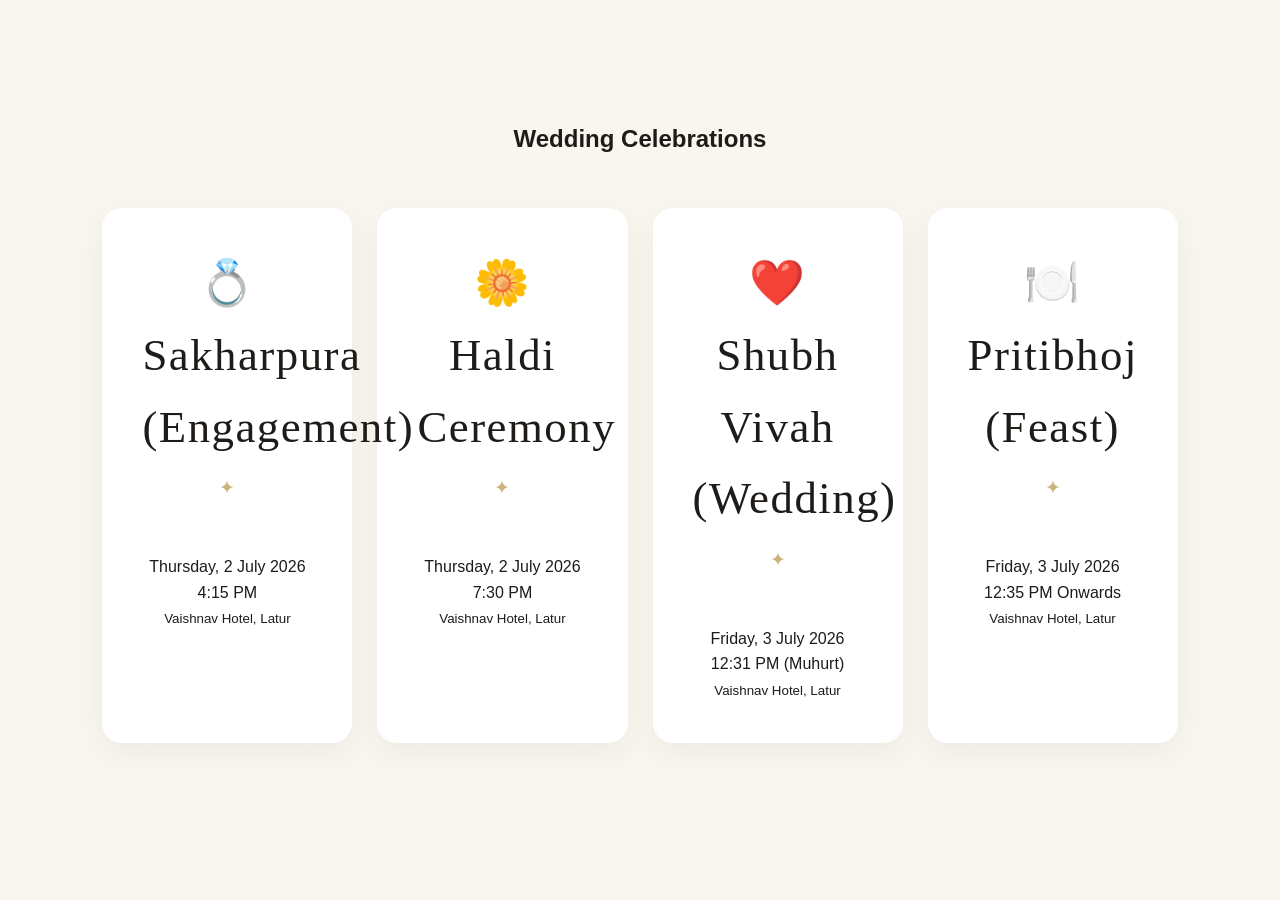
<file: pages/events.html>
<!doctype html>
<html lang="en">
  <head>
    <meta charset="UTF-8" />

    <meta name="viewport" content="width=device-width, initial-scale=1.0" />

    <title>Wedding Events</title>

    <link rel="stylesheet" href="../css/variables.css" />

    <link rel="stylesheet" href="../css/style.css" />
  </head>

  <body>
    <section class="events">
      <h1>Wedding Celebrations</h1>

      <div class="events-grid">
        <div class="event-card">
          <h2>💍 Sakharpura (Engagement)</h2>

          <p>Thursday, 2 July 2026</p>

          <p>4:15 PM</p>
          <small>Vaishnav Hotel, Latur</small>
        </div>

        <div class="event-card">
          <h2>🌼 Haldi Ceremony</h2>

          <p>Thursday, 2 July 2026</p>

          <p>7:30 PM</p>
          <small>Vaishnav Hotel, Latur</small>
        </div>

        <div class="event-card">
          <h2>❤️ Shubh Vivah (Wedding)</h2>

          <p>Friday, 3 July 2026</p>

          <p>12:31 PM (Muhurt)</p>
          <small>Vaishnav Hotel, Latur</small>
        </div>

        <div class="event-card">
          <h2>🍽️ Pritibhoj (Feast)</h2>

          <p>Friday, 3 July 2026</p>

          <p>12:35 PM Onwards</p>
          <small>Vaishnav Hotel, Latur</small>
        </div>
      </div>
    </section>
  </body>
</html>
</file>
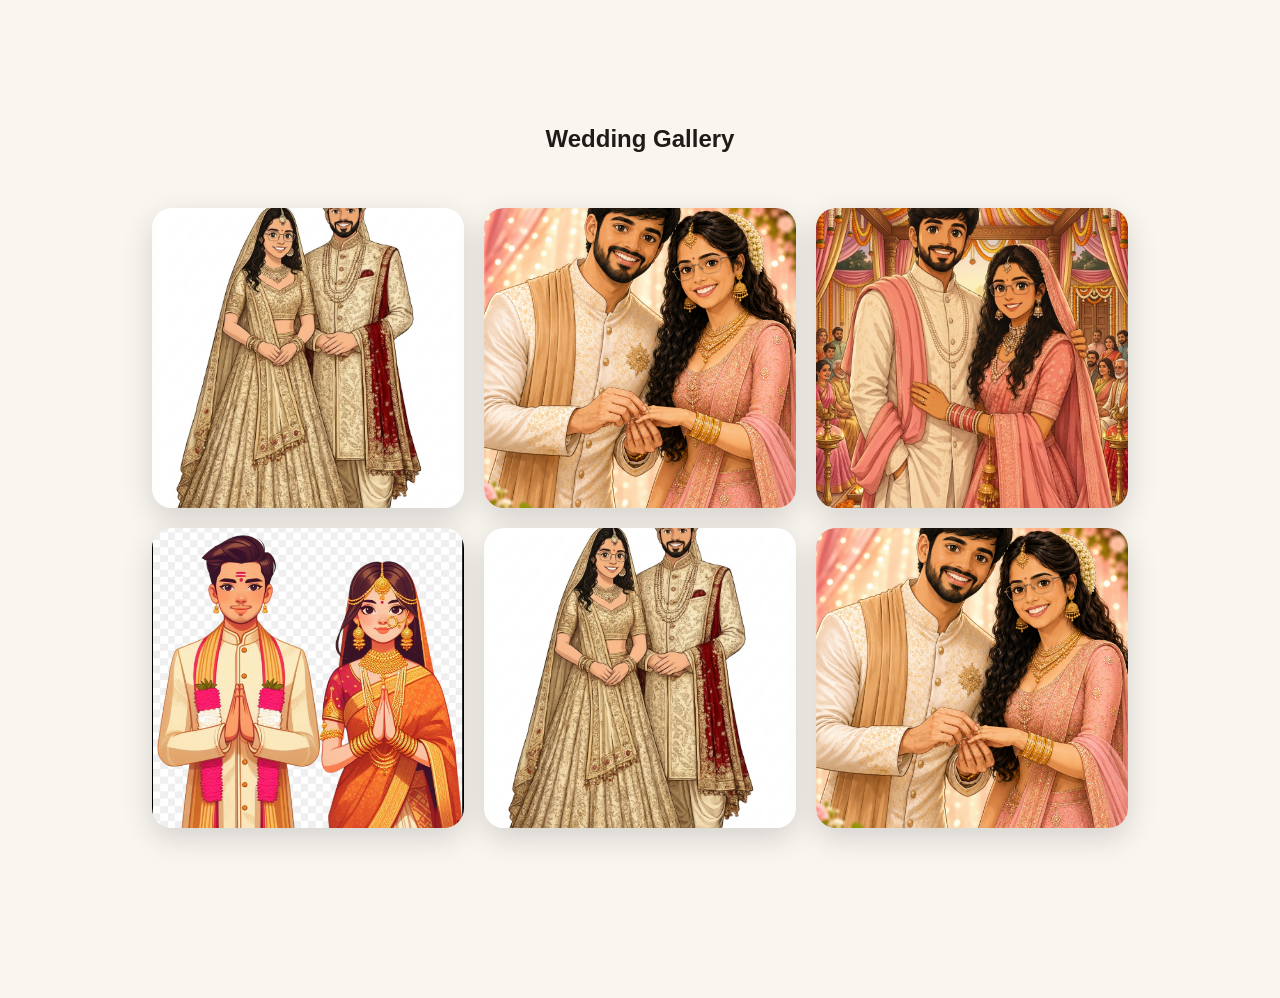
<file: pages/gallery.html>
<!doctype html>
<html lang="en">
  <head>
    <meta charset="UTF-8" />

    <meta name="viewport" content="width=device-width, initial-scale=1.0" />

    <title>Wedding Gallery</title>

    <link rel="stylesheet" href="../css/variables.css" />

    <link rel="stylesheet" href="../css/style.css" />

    <style>
      .gallery-grid {
        display: grid;

        grid-template-columns: repeat(auto-fit, minmax(300px, 1fr));

        gap: 20px;

        padding: 50px;
      }

      .gallery-grid img {
        height: 300px;

        object-fit: cover;

        border-radius: 20px;

        box-shadow: 0 10px 30px rgba(0, 0, 0, 0.15);

        transition: 0.4s;
      }

      .gallery-grid img:hover {
        transform: scale(1.05);
      }
    </style>
  </head>

  <body>
    <section>
      <h1 style="text-align: center">Wedding Gallery</h1>

      <div class="gallery-grid">
        <img src="../assets/images/gallery1.png" />

        <img src="../assets/images/gallery2.png" />

        <img src="../assets/images/gallery3.png" />

        <img src="../assets/images/gallery4.png" />

        <img src="../assets/images/gallery1.png" />

        <img src="../assets/images/gallery2.png" />
      </div>
    </section>
  </body>
</html>
</file>
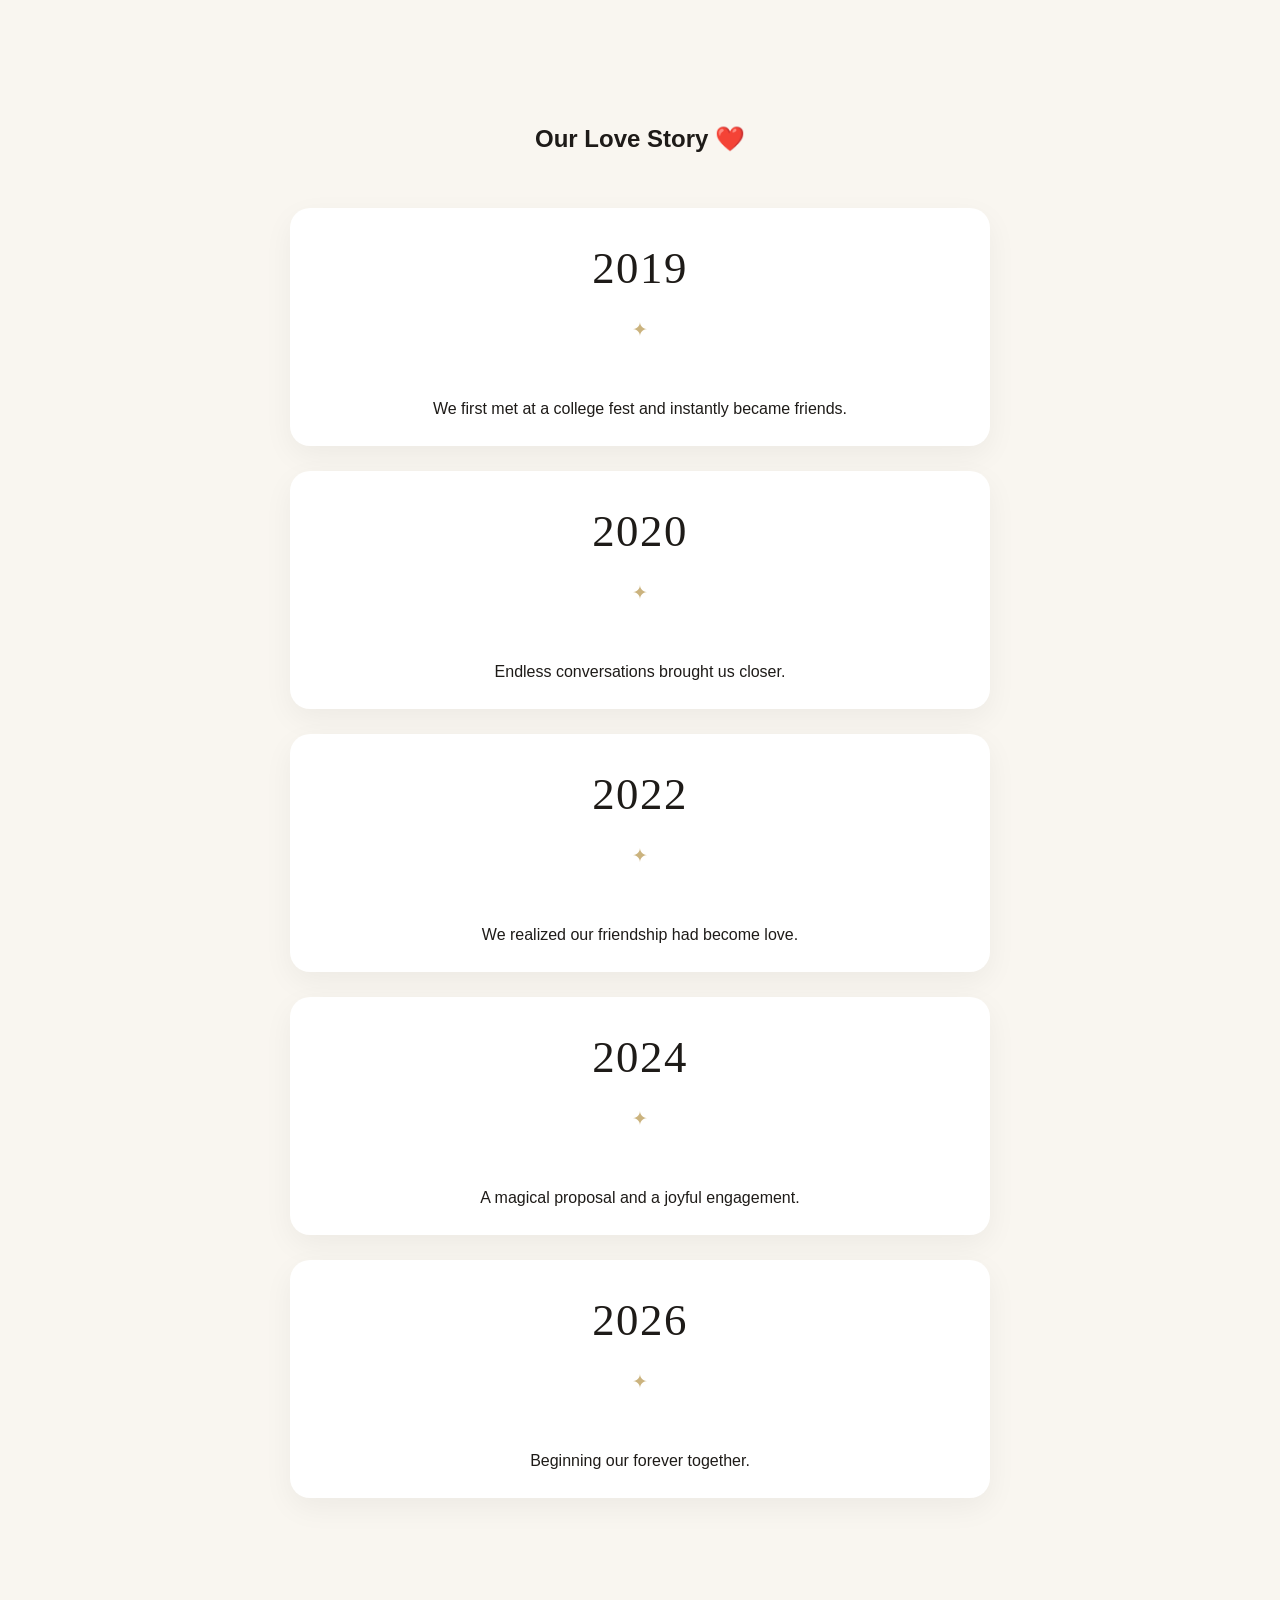
<file: pages/story.html>
<!doctype html>
<html lang="en">
  <head>
    <meta charset="UTF-8" />
    <meta name="viewport" content="width=device-width, initial-scale=1.0" />

    <title>Our Story</title>

    <link rel="stylesheet" href="../css/variables.css" />

    <link rel="stylesheet" href="../css/style.css" />
  </head>

  <body>
    <section class="story">
      <h1>Our Love Story ❤️</h1>

      <div class="timeline">
        <div class="timeline-item">
          <h2>2019</h2>

          <p>We first met at a college fest and instantly became friends.</p>
        </div>

        <div class="timeline-item">
          <h2>2020</h2>

          <p>Endless conversations brought us closer.</p>
        </div>

        <div class="timeline-item">
          <h2>2022</h2>

          <p>We realized our friendship had become love.</p>
        </div>

        <div class="timeline-item">
          <h2>2024</h2>

          <p>A magical proposal and a joyful engagement.</p>
        </div>

        <div class="timeline-item">
          <h2>2026</h2>

          <p>Beginning our forever together.</p>
        </div>
      </div>
    </section>
  </body>
</html>
</file>
<file: css/variables.css>
:root {
    --primary: #bfa15f;          /* Champagne Gold */
    --primary-hover: #a38545;    /* Darker Gold for hover state */
    --secondary: #fdfbf7;        /* Ivory White */
    --accent: #d4af37;           /* Metallic Gold */
    --dark: #1e1b18;             /* Charcoal / Deep Bronze Dark */
    --light: #ffffff;
    --gray: #8c857b;             /* Soft Muted Gold-Gray */
    --bg: #f9f6f0;               /* Warm Cream Background */
    --rose-gold: #c58f88;        /* Rose Gold Accent */
    
    --gold-gradient: linear-gradient(135deg, #a38545 0%, #e2d1a6 50%, #8b6e2f 100%);
    --gold-glow: 0 0 25px rgba(212, 175, 55, 0.35);
    --glass-bg: rgba(253, 251, 247, 0.75);
    --glass-border: rgba(191, 161, 95, 0.2);
    
    --shadow: 0 10px 30px rgba(0, 0, 0, 0.05);
    --shadow-premium: 0 20px 45px rgba(30, 27, 24, 0.08);
    --radius: 20px;
    --radius-lg: 30px;
    --transition: all 0.4s cubic-bezier(0.16, 1, 0.3, 1);
    --max-width: 1200px;
}
</file>
<file: css/style.css>
/* Premium Luxury Wedding Invitation Main Stylesheet */

* {
  margin: 0;
  padding: 0;
  box-sizing: border-box;
}

html {
  scroll-behavior: smooth;
}

body {
  font-family: "Poppins", sans-serif;
  background: var(--bg);
  color: var(--dark);
  overflow-x: hidden;
  line-height: 1.6;
}

section {
  padding: 120px 8%;
}

/* Typography Upgrade */

h1,
h2,
h3 {
  font-family: "Poppins", sans-serif;
  font-weight: 700;
}

/* Playfair Display applied specifically to designated luxury headings per requirements */
.hero-title,
.opening-title,
.thankyou h1,
section h2,
.countdown-section h2,
.couple h2,
.story h2,
.events h2,
.gallery h2,
.venue h2,
.blessing h2,
.blessings h2,
footer h3,
.footer-names {
  font-family: 'Playfair Display', serif;
  font-weight: 500;
  letter-spacing: 1.5px;
}

img {
  width: 100%;
  display: block;
}

a {
  text-decoration: none;
}

ul {
  list-style: none;
}

/* Progress Bar */

#progress-bar {
  position: fixed;
  top: 0;
  left: 0;
  width: 0%;
  height: 4px;
  background: var(--gold-gradient);
  z-index: 9999;
}

/* Navbar Improvement */

.navbar {
  position: fixed;
  width: 100%;
  top: 0;
  display: flex;
  justify-content: space-between;
  align-items: center;
  padding: 24px 8%;
  background: transparent;
  border-bottom: 1px solid transparent;
  transition: var(--transition);
  z-index: 999;
}

.navbar.scrolled {
  padding: 16px 8%;
  background: var(--glass-bg);
  backdrop-filter: blur(15px);
  -webkit-backdrop-filter: blur(15px);
  border-bottom: 1px solid var(--glass-border);
  box-shadow: 0 4px 30px rgba(30, 27, 24, 0.03);
}

.logo {
  font-size: 1.4rem;
  font-weight: 500;
  letter-spacing: 2px;
  color: var(--primary);
  font-family: 'Playfair Display', serif;
}

nav ul {
  display: flex;
  gap: 30px;
}

nav a {
  font-family: "Poppins", sans-serif;
  font-size: 0.8rem;
  font-weight: 500;
  text-transform: uppercase;
  letter-spacing: 2px;
  color: var(--dark);
  opacity: 0.7;
  transition: var(--transition);
  position: relative;
  padding-bottom: 4px;
}

nav a:hover,
nav a.active {
  color: var(--primary);
  opacity: 1;
}

nav a::after {
  content: '';
  position: absolute;
  left: 0;
  bottom: 0;
  width: 0;
  height: 1.5px;
  background: var(--gold-gradient);
  transition: var(--transition);
}

nav a:hover::after,
nav a.active::after {
  width: 100%;
}

/* Hero Section (Formal Invitation Style) */

.hero {
  height: 100vh;
  background: url("../assets/images/Hero_Image.png");
  background-size: cover;
  background-position: center;
  position: relative;
  overflow: hidden;
  display: flex;
  align-items: center;
  justify-content: center;
}

.hero .overlay {
  position: absolute;
  inset: 0;
  background: linear-gradient(180deg, rgba(30, 27, 24, 0.45) 0%, rgba(30, 27, 24, 0.65) 100%);
  display: flex;
  flex-direction: column;
  justify-content: center;
  align-items: center;
  color: var(--secondary);
  text-align: center;
  padding: 40px 20px;
}

.hero-monogram {
  font-family: 'Playfair Display', serif;
  font-size: 1.8rem;
  font-weight: 400;
  letter-spacing: 6px;
  color: var(--accent);
  margin-bottom: 25px;
  border: 1px solid rgba(212, 175, 55, 0.35);
  padding: 6px 20px;
  border-radius: 50px;
  background: rgba(30, 27, 24, 0.45);
  /* backdrop-filter: blur(5px); */
  box-shadow: var(--gold-glow);
}

.hero-pretitle {
  font-family: 'Poppins', sans-serif;
  font-size: 0.85rem;
  text-transform: uppercase;
  letter-spacing: 4px;
  margin-bottom: 20px;
  opacity: 0.9;
}

.hero-title {
  font-size: 4.2rem;
  font-weight: 400;
  line-height: 1.2;
  margin-bottom: 25px;
  color: var(--secondary);
  text-shadow: 0 4px 15px rgba(0, 0, 0, 0.3);
}

.hero-title .ampersand {
  font-family: 'Playfair Display', serif;
  font-style: italic;
  font-size: 3rem;
  color: var(--accent);
  display: block;
  margin: 8px 0;
}

.hero-subtitle {
  font-family: 'Poppins', sans-serif;
  font-size: 1.1rem;
  font-weight: 300;
  line-height: 1.8;
  margin-bottom: 35px;
  opacity: 0.85;
  letter-spacing: 1px;
}

.hero-date {
  font-family: 'Playfair Display', serif;
  font-size: 1.5rem;
  font-weight: 500;
  color: var(--accent);
  letter-spacing: 3px;
  margin-bottom: 40px;
  text-transform: uppercase;
  border-top: 1px solid rgba(212, 175, 55, 0.3);
  border-bottom: 1px solid rgba(212, 175, 55, 0.3);
  padding: 8px 25px;
}

.btn {
  display: inline-block;
  background: var(--secondary);
  color: var(--dark);
  padding: 16px 42px;
  font-family: "Poppins", sans-serif;
  font-size: 0.85rem;
  font-weight: 500;
  text-transform: uppercase;
  letter-spacing: 3px;
  border-radius: 50px;
  border: 1px solid rgba(191, 161, 95, 0.3);
  transition: var(--transition);
  box-shadow: 0 8px 25px rgba(0, 0, 0, 0.1);
  cursor: pointer;
}

.btn:hover {
  background: var(--dark);
  color: var(--secondary);
  border-color: var(--accent);
  transform: translateY(-4px);
  box-shadow: var(--shadow-premium);
}

/* Invitation Section */

.invitation {
  text-align: center;
  max-width: 800px;
  margin: auto;
}

.invitation h2 {
  font-size: 2.8rem;
  color: var(--primary);
  margin-bottom: 25px;
}

.invitation p {
  font-size: 1.15rem;
  line-height: 1.9;
  color: var(--gray);
  font-weight: 300;
}

/* Section H2 Titles Base */

section h2 {
  font-size: 2.8rem;
  color: var(--dark);
  text-align: center;
  margin-bottom: 50px;
  position: relative;
  display: block;
}

section h2::after {
  content: '✦';
  display: block;
  font-size: 1.2rem;
  color: var(--primary);
  margin-top: 10px;
  letter-spacing: 0;
  opacity: 0.8;
}

/* Countdown Section */

.countdown-section {
  text-align: center;
  background: linear-gradient(180deg, var(--light) 0%, var(--bg) 100%);
}

.countdown-container {
  margin-top: 50px;
  display: flex;
  justify-content: center;
  flex-wrap: wrap;
  gap: 25px;
}

.time-box {
  width: 140px;
  background: var(--glass-bg);
  backdrop-filter: blur(10px);
  -webkit-backdrop-filter: blur(10px);
  border: 1px solid var(--glass-border);
  padding: 30px 20px;
  border-radius: var(--radius);
  box-shadow: var(--shadow-premium);
  transition: var(--transition);
}

.time-box:hover {
  transform: translateY(-5px);
  border-color: rgba(191, 161, 95, 0.4);
  box-shadow: 0 15px 35px rgba(30, 27, 24, 0.1);
}

.time-box span {
  font-size: 3rem;
  font-weight: 600;
  display: block;
  line-height: 1.2;
  margin-bottom: 5px;
  background: var(--gold-gradient);
  -webkit-background-clip: text;
  -webkit-text-fill-color: transparent;
}

.time-box small {
  font-family: "Poppins", sans-serif;
  font-size: 0.8rem;
  text-transform: uppercase;
  letter-spacing: 2px;
  color: var(--gray);
  font-weight: 500;
}

/* Couple Section */

.couple {
  text-align: center;
}

.couple-container {
  display: flex;
  gap: 40px;
  justify-content: center;
  margin-top: 50px;
  flex-wrap: wrap;
}

.person {
  background: var(--glass-bg);
  backdrop-filter: blur(10px);
  -webkit-backdrop-filter: blur(10px);
  border: 1px solid var(--glass-border);
  padding: 45px 30px;
  border-radius: var(--radius);
  box-shadow: var(--shadow-premium);
  width: 360px;
  transition: var(--transition);
}

.person:hover {
  transform: translateY(-8px);
  border-color: rgba(191, 161, 95, 0.45);
  box-shadow: 0 20px 40px rgba(30, 27, 24, 0.12);
}

.person img {
  width: 220px;
  height: 220px;
  object-fit: cover;
  border-radius: 50%;
  margin: 0 auto 25px auto;
  border: 4px solid var(--glass-border);
  padding: 5px;
  background: #ffffff;
  transition: var(--transition);
}

.person:hover img {
  border-color: var(--primary);
}

.person h3 {
  font-size: 1.8rem;
  color: var(--dark);
  margin-bottom: 15px;
  font-weight: 500;
}

.person p {
  font-size: 0.9rem;
  color: var(--gray);
  line-height: 1.8;
}

.person p strong {
  color: var(--primary);
  font-weight: 500;
}

/* Timeline (Story Section - Layout & Timings Preserved) */

.story {
  text-align: center;
}

.timeline {
  margin-top: 50px;

  max-width: 700px;

  margin-inline: auto;
}

.timeline-item {
  background: white;

  margin-bottom: 25px;

  padding: 25px;

  border-radius: var(--radius);

  box-shadow: var(--shadow);
}

/* Events Section */

.events {
  text-align: center;
}

.events-grid {
  display: grid;

  grid-template-columns: repeat(auto-fit, minmax(250px, 1fr));

  gap: 25px;

  margin-top: 50px;
}

.event-card {
  background: white;

  padding: 40px;

  border-radius: var(--radius);

  box-shadow: var(--shadow);
}

.event-card i {
  font-size: 2rem;

  color: #d63384;

  margin-bottom: 15px;
}

/* Parallax Spacer */

.parallax {
  height: 60vh;
  background: url("../assets/images/Hero_Image.png");
  background-size: cover;
  background-position: center;
  background-attachment: fixed;
  position: relative;
}

.parallax::before {
  content: '';
  position: absolute;
  inset: 0;
  background: rgba(30, 27, 24, 0.35);
}

/* Gallery Section (With Zoom Effect, Arrows Removed) */

.gallery {
  text-align: center;
  background: linear-gradient(180deg, var(--light) 0%, var(--bg) 100%);
}

.mySwiper {
  margin-top: 50px;
  padding-bottom: 50px;
}

.swiper-slide {
  border-radius: 20px;
  overflow: hidden;
  box-shadow: var(--shadow-premium);
  background: #0d0c0a;
}

.swiper-slide img {
  border-radius: 20px;
  height: 500px;
  object-fit: cover;
  transition: transform 1.2s cubic-bezier(0.16, 1, 0.3, 1);
}

.swiper-slide:hover img {
  transform: scale(1.08);
  opacity: 0.95;
}

.swiper-pagination-bullet {
  background: var(--gray);
  opacity: 0.4;
  width: 10px;
  height: 10px;
  transition: var(--transition);
}

.swiper-pagination-bullet-active {
  background: var(--primary);
  opacity: 1;
  width: 28px;
  border-radius: 5px;
}

/* Venue */

.venue {
  text-align: center;
}

.venue iframe {
  width: 100%;

  height: 450px;

  border: none;

  border-radius: 20px;

  margin-top: 30px;
}

/* Blessings Section (Elegant Formatting) */

.blessing {
  padding: 120px 8%;
  text-align: center;
  background: linear-gradient(180deg, var(--bg) 0%, var(--light) 100%);
  position: relative;
}

.blessing h2 {
  font-size: 2.8rem;
  color: var(--primary);
  margin-bottom: 30px;
}

.blessing p {
  font-size: 1.15rem;
  line-height: 2;
  max-width: 800px;
  margin: auto;
  color: var(--gray);
}

.quote {
  margin-top: 40px;
  font-family: 'Playfair Display', serif;
  font-size: 1.8rem;
  font-style: italic;
  color: var(--dark);
  opacity: 0.85;
}

.family-blessings {
  margin-top: 35px;
  font-family: 'Playfair Display', serif;
  font-size: 1.35rem;
  font-style: italic;
  color: var(--primary);
  opacity: 0.85;
  letter-spacing: 1px;
}

/* Final Section Upgrade (Premium ending) */

.thankyou {
  height: 80vh;
  background: url("../assets/images/Hero_Image.png");
  background-size: cover;
  background-position: center;
  background-attachment: fixed;
  position: relative;
}

.thankyou .overlay {
  height: 100%;
  display: flex;
  flex-direction: column;
  justify-content: center;
  align-items: center;
  text-align: center;
  color: var(--secondary);
  background: rgba(30, 27, 24, 0.65);
  padding: 40px;
}

.thankyou h1 {
  font-size: 3.5rem;
  font-weight: 500;
  letter-spacing: 1.5px;
  color: var(--secondary);
  text-shadow: 0 4px 15px rgba(0,0,0,0.3);
}

.gold-divider {
  display: flex;
  align-items: center;
  justify-content: center;
  gap: 20px;
  width: 100%;
  margin: 15px 0 25px 0;
}

.gold-divider .line {
  height: 1px;
  width: 80px;
  background: var(--gold-gradient);
}

.gold-divider .star {
  font-size: 1.4rem;
  color: var(--accent);
  text-shadow: var(--gold-glow);
}

.thankyou p {
  margin-top: 10px;
  font-family: 'Poppins', sans-serif;
  font-size: 1.15rem;
  letter-spacing: 4px;
  text-transform: uppercase;
  color: var(--accent);
  font-weight: 500;
}

/* Footer Redesign (Minimal & Centered) */

footer {
  background: var(--dark);
  color: var(--secondary);
  text-align: center;
  padding: 70px 20px;
  border-top: 1px solid rgba(191, 161, 95, 0.15);
}

.footer-love {
  font-family: 'Poppins', sans-serif;
  font-size: 0.8rem;
  text-transform: uppercase;
  letter-spacing: 5px;
  color: var(--gray);
  margin-bottom: 12px;
}

.footer-names {
  font-size: 2rem;
  font-weight: 400;
  color: var(--primary);
  letter-spacing: 2px;
}

/* Floating Flowers to Premium Floating Leaf/Petals */

.flower {
  position: fixed;
  font-size: 26px;
  z-index: 99;
  pointer-events: none;
  opacity: 0.55;
  filter: drop-shadow(0 4px 10px rgba(0, 0, 0, 0.1));
}

.flower1 {
  top: 25%;
  left: 4%;
  animation: float1 8s infinite ease-in-out;
}

.flower2 {
  top: 55%;
  right: 4%;
  animation: float2 10s infinite ease-in-out;
}

.flower3 {
  bottom: 25%;
  left: 90%;
  animation: float3 9s infinite ease-in-out;
}

@keyframes float1 {
  0%, 100% { transform: translateY(0) rotate(0deg); }
  50% { transform: translateY(-30px) rotate(20deg); }
}

@keyframes float2 {
  0%, 100% { transform: translateY(0) rotate(0deg); }
  50% { transform: translateY(-40px) rotate(-25deg); }
}

@keyframes float3 {
  0%, 100% { transform: translateY(0) rotate(0deg); }
  50% { transform: translateY(-35px) rotate(15deg); }
}
</file>
